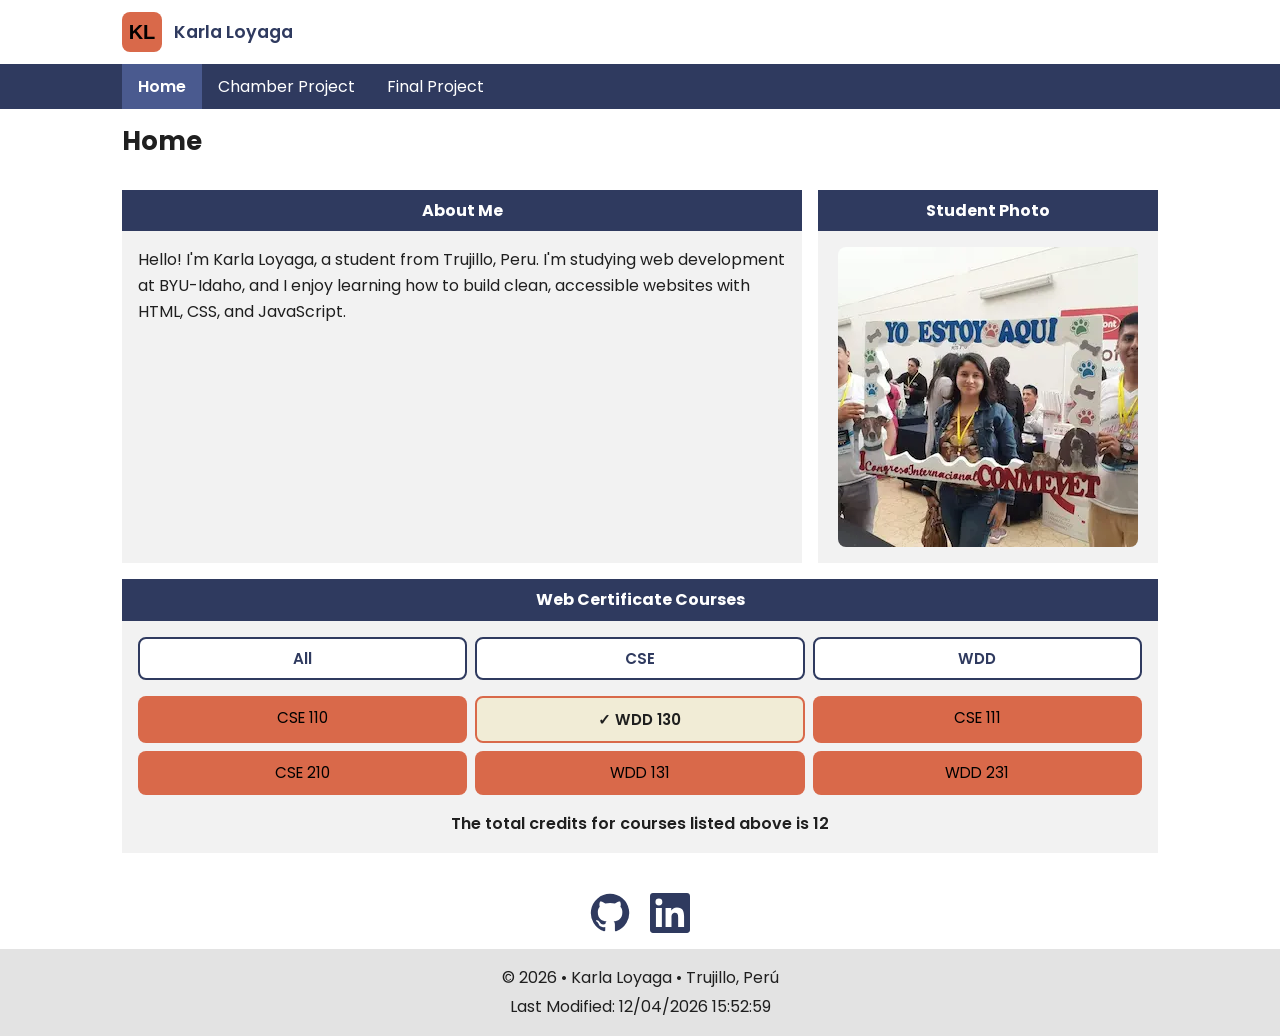
<file: index.html>
<!DOCTYPE html>
<html lang="en">
<head>
    <meta charset="UTF-8">
    <meta name="viewport" content="width=device-width, initial-scale=1.0">
    <title>Karla Loyaga | WDD 231 Home</title>
    <meta name="description" content="Course home page of Karla Loyaga for WDD 231 Web Frontend Development I.">
    <meta name="author" content="Karla Loyaga">
    <link rel="icon" href="images/logo.svg" type="image/svg+xml">
    <link rel="preconnect" href="https://fonts.googleapis.com">
    <link rel="preconnect" href="https://fonts.gstatic.com" crossorigin>
    <link href="https://fonts.googleapis.com/css2?family=Poppins:wght@400;600&display=swap" rel="stylesheet">
    <link rel="stylesheet" href="styles/small.css">
    <link rel="stylesheet" href="styles/larger.css">
    <script src="scripts/navigation.js" defer></script>
    <script src="scripts/date.js" defer></script>
    <script src="scripts/course.js" defer></script>
</head>
<body>
    <header>
        <div class="brand">
            <img src="images/logo.svg" alt="Site logo" width="40" height="40">
            <span class="site-name">Karla Loyaga</span>
            <button id="menu-button" type="button" aria-label="Toggle navigation menu" aria-expanded="false" aria-controls="main-nav">&#9776;</button>
        </div>
        <nav id="main-nav" aria-label="Main">
            <ul>
                <li><a href="./" aria-current="page">Home</a></li>
                <li><a href="chamber/">Chamber Project</a></li>
                <li><a href="#">Final Project</a></li>
            </ul>
        </nav>
    </header>

    <main>
        <h1>Home</h1>

        <section class="about">
            <h2>About Me</h2>
        <p>Hello! I'm Karla Loyaga, a student from Trujillo, Peru. I'm studying web development at BYU-Idaho, and I enjoy learning how to build clean, accessible websites with HTML, CSS, and JavaScript.</p>
        </section>

        <section class="photo">
            <h2>Student Photo</h2>
            <div class="photo-box">
                <img src="images/profile.webp" alt="Portrait of Karla Loyaga" width="300" height="300">
            </div>
        </section>

        <section class="certificate">
            <h2>Web Certificate Courses</h2>
            <div class="certificate-body">
                <div class="filters">
                    <button type="button" id="all-btn">All</button>
                    <button type="button" id="cse-btn">CSE</button>
                    <button type="button" id="wdd-btn">WDD</button>
                </div>
                <div id="course-list" class="course-list"></div>
                <p id="credits">The total credits for courses listed above is 0</p>
            </div>
        </section>
    </main>

    <footer>
        <div class="social">
            <a href="https://github.com/kbea1" aria-label="GitHub"><img src="images/github.svg" alt="" width="40" height="40"></a>
            <a href="https://www.linkedin.com/" aria-label="LinkedIn"><img src="images/linkedin.svg" alt="" width="40" height="40"></a>
        </div>
        <div class="footer-info">
            <p>&copy; <span id="currentyear"></span> &bull; Karla Loyaga &bull; Trujillo, Perú</p>
            <p id="lastModified"></p>
        </div>
    </footer>
</body>
</html>
</file>
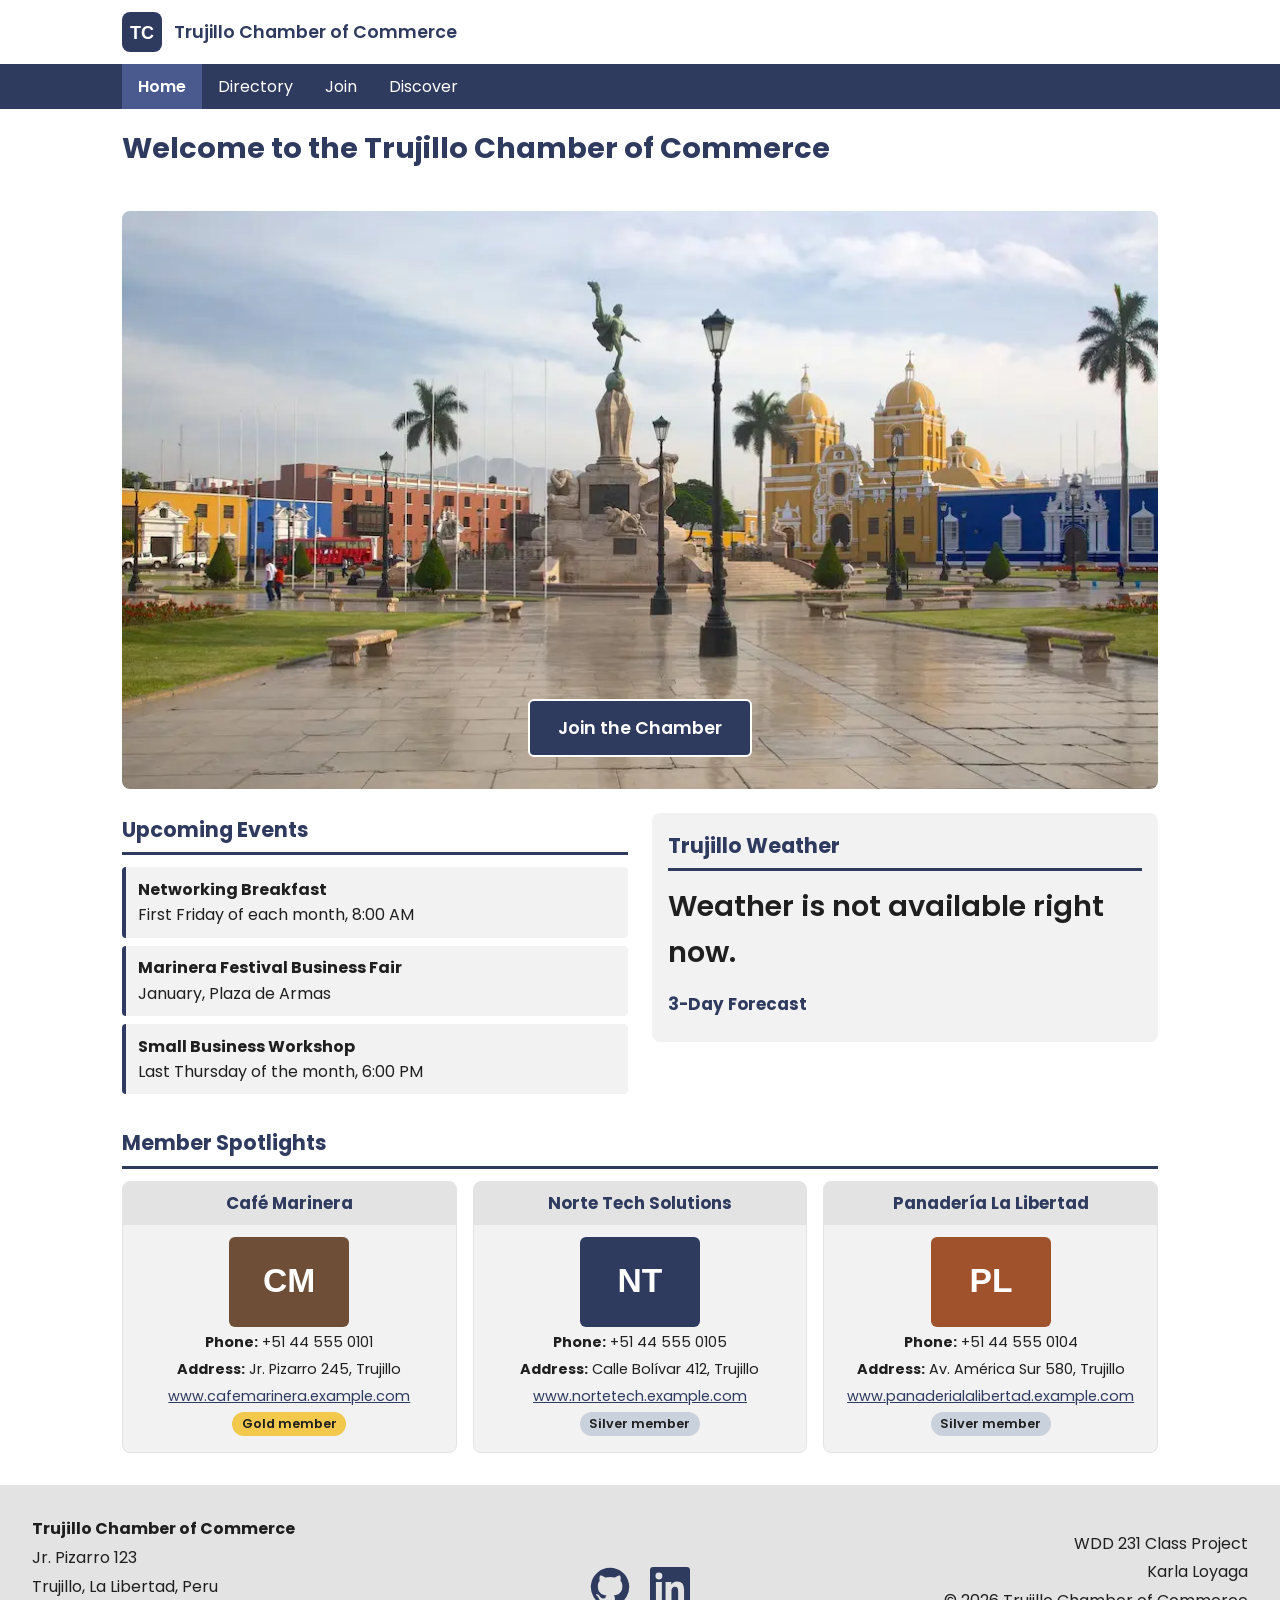
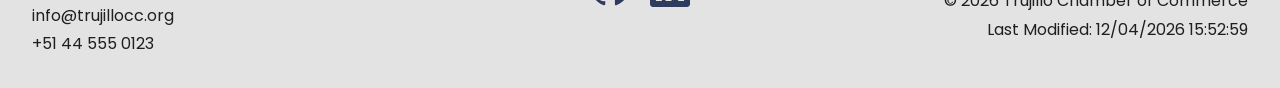
<file: chamber/index.html>
<!DOCTYPE html>
<html lang="en">
<head>
    <meta charset="UTF-8">
    <meta name="viewport" content="width=device-width, initial-scale=1.0">
    <title>Home | Trujillo Chamber of Commerce</title>
    <meta name="description" content="Welcome to the Trujillo Chamber of Commerce. Discover local businesses, upcoming events, and how to join our community in La Libertad, Peru.">
    <meta name="author" content="Karla Loyaga">
    <link rel="icon" href="images/favicon.svg" type="image/svg+xml">

    <meta property="og:type" content="website">
    <meta property="og:title" content="Trujillo Chamber of Commerce | Local Business Hub">
    <meta property="og:description" content="Discover local businesses, upcoming events, and how to join the Trujillo Chamber of Commerce.">
    <meta property="og:image" content="https://kbea1.github.io/wdd231/chamber/images/hero.webp">
    <meta property="og:url" content="https://kbea1.github.io/wdd231/chamber/">

    <link rel="preconnect" href="https://fonts.googleapis.com">
    <link rel="preconnect" href="https://fonts.gstatic.com" crossorigin>
    <link href="https://fonts.googleapis.com/css2?family=Poppins:wght@400;600&display=swap" rel="stylesheet">
    <link rel="stylesheet" href="styles/normalize.css">
    <link rel="stylesheet" href="styles/small.css">
    <link rel="stylesheet" href="styles/larger.css">
    <script src="scripts/navigation.js" defer></script>
    <script src="scripts/weather.js" defer></script>
    <script src="scripts/spotlights.js" defer></script>
    <script src="scripts/date.js" defer></script>
</head>
<body>
    <header>
        <div class="brand">
            <img src="images/favicon.svg" alt="Trujillo Chamber of Commerce logo" width="40" height="40">
            <span class="site-name">Trujillo Chamber of Commerce</span>
            <button id="menu-button" type="button" aria-label="Toggle navigation menu" aria-expanded="false" aria-controls="main-nav">&#9776;</button>
        </div>
        <nav id="main-nav" aria-label="Main">
            <ul>
                <li><a href="./" aria-current="page">Home</a></li>
                <li><a href="directory.html">Directory</a></li>
                <li><a href="join.html">Join</a></li>
                <li><a href="discover.html">Discover</a></li>
            </ul>
        </nav>
    </header>

    <main class="home">
        <h1>Welcome to the Trujillo Chamber of Commerce</h1>

        <section class="hero">
            <img src="images/hero.webp" alt="Colorful colonial buildings around the Plaza de Armas in Trujillo, Peru" width="1040" height="580">
            <a class="cta" href="join.html">Join the Chamber</a>
        </section>

        <section class="events">
            <h2>Upcoming Events</h2>
            <ul>
                <li><strong>Networking Breakfast</strong><br>First Friday of each month, 8:00 AM</li>
                <li><strong>Marinera Festival Business Fair</strong><br>January, Plaza de Armas</li>
                <li><strong>Small Business Workshop</strong><br>Last Thursday of the month, 6:00 PM</li>
            </ul>
        </section>

        <section class="weather">
            <h2>Trujillo Weather</h2>
            <p id="current-temp">Loading weather...</p>
            <p id="weather-desc"></p>
            <h3>3-Day Forecast</h3>
            <ul id="forecast"></ul>
        </section>

        <section class="spotlights">
            <h2>Member Spotlights</h2>
            <div id="spotlights"></div>
        </section>
    </main>

    <footer>
        <div class="footer-contact">
            <p><strong>Trujillo Chamber of Commerce</strong></p>
            <p>Jr. Pizarro 123</p>
            <p>Trujillo, La Libertad, Peru</p>
            <p>info@trujillocc.org</p>
            <p>+51 44 555 0123</p>
        </div>
        <div class="social">
            <a href="https://github.com/kbea1" aria-label="GitHub"><img src="images/github.svg" alt="" width="40" height="40"></a>
            <a href="https://www.linkedin.com/" aria-label="LinkedIn"><img src="images/linkedin.svg" alt="" width="40" height="40"></a>
        </div>
        <div class="footer-info">
            <p>WDD 231 Class Project</p>
            <p>Karla Loyaga</p>
            <p>&copy; <span id="currentyear"></span> Trujillo Chamber of Commerce</p>
            <p id="lastModified"></p>
        </div>
    </footer>
</body>
</html>
</file>
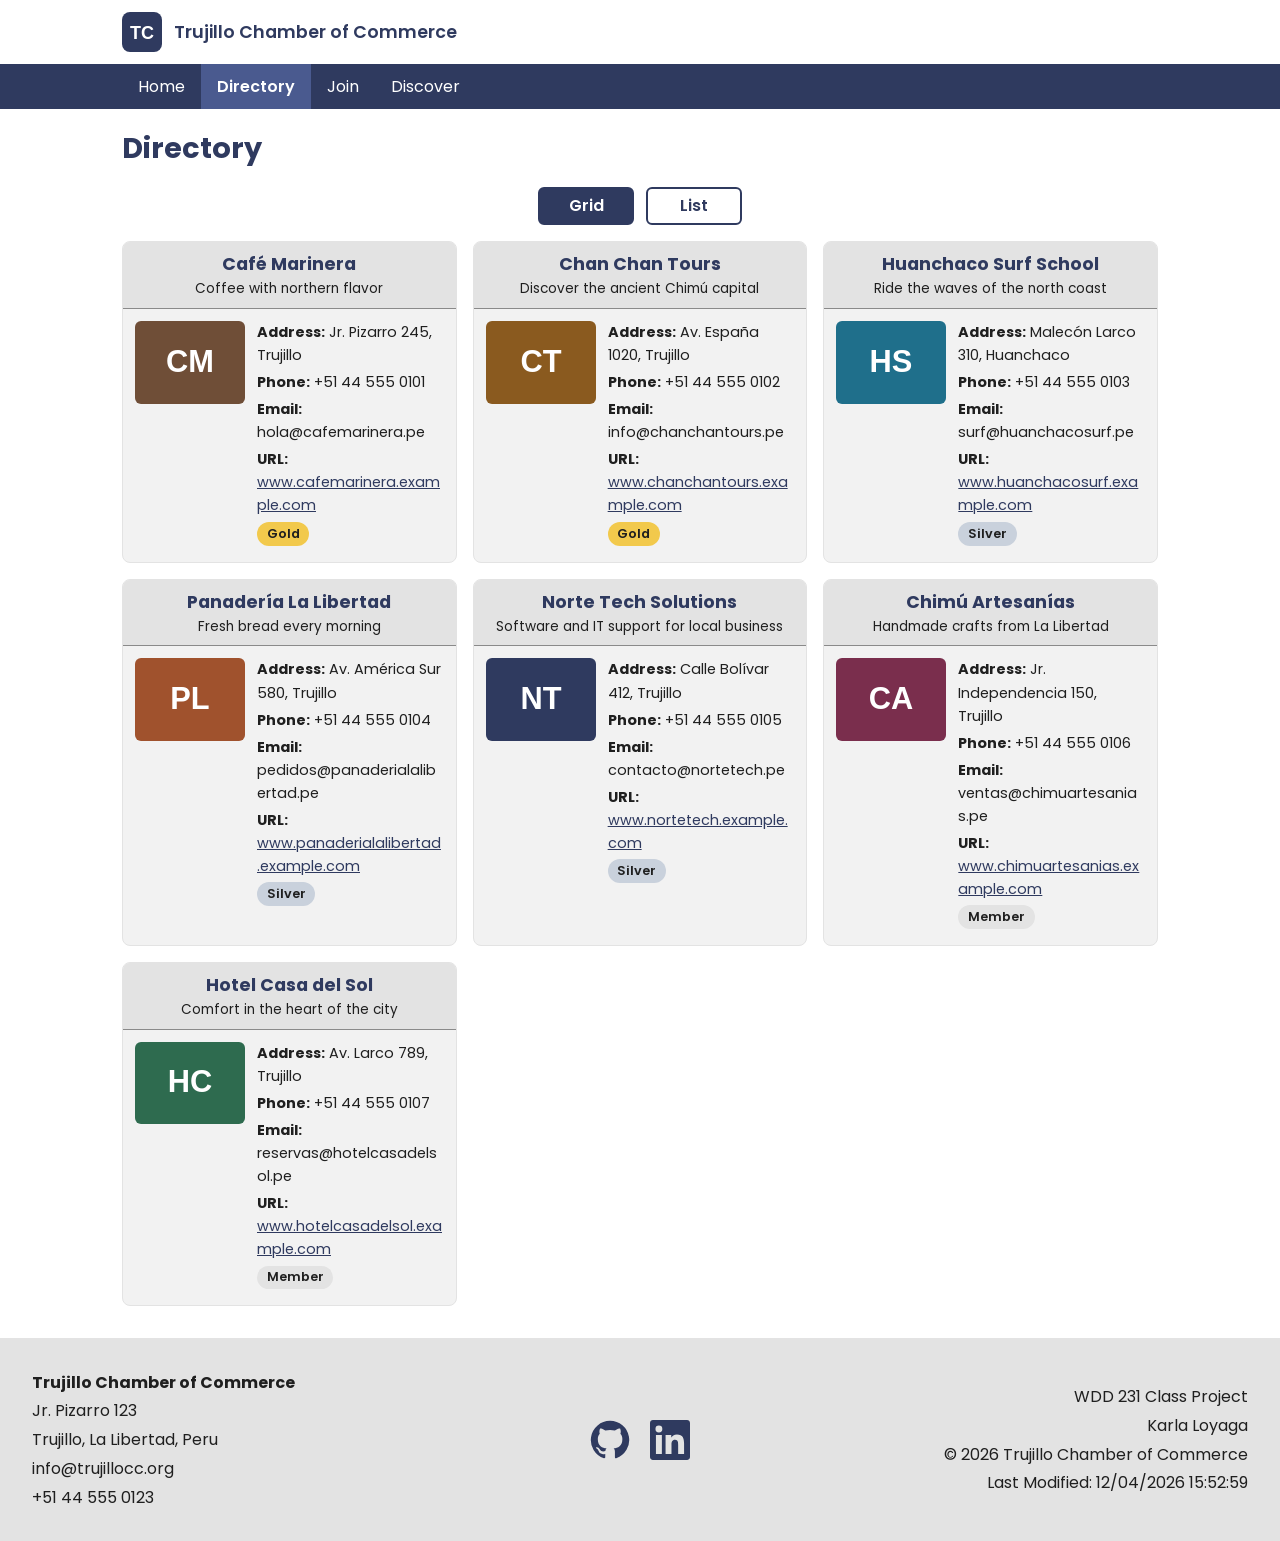
<file: chamber/directory.html>
<!DOCTYPE html>
<html lang="en">
<head>
    <meta charset="UTF-8">
    <meta name="viewport" content="width=device-width, initial-scale=1.0">
    <title>Directory | Trujillo Chamber of Commerce</title>
    <meta name="description" content="Browse the businesses and organizations that belong to the Trujillo Chamber of Commerce in La Libertad, Peru.">
    <meta name="author" content="Karla Loyaga">
    <link rel="icon" href="images/favicon.svg" type="image/svg+xml">

    <meta property="og:type" content="website">
    <meta property="og:title" content="Trujillo Chamber of Commerce Member Directory">
    <meta property="og:description" content="Browse the businesses and organizations that belong to the Trujillo Chamber of Commerce.">
    <meta property="og:image" content="https://kbea1.github.io/wdd231/chamber/images/hero.webp">
    <meta property="og:url" content="https://kbea1.github.io/wdd231/chamber/directory.html">

    <link rel="preconnect" href="https://fonts.googleapis.com">
    <link rel="preconnect" href="https://fonts.gstatic.com" crossorigin>
    <link href="https://fonts.googleapis.com/css2?family=Poppins:wght@400;600&display=swap" rel="stylesheet">
    <link rel="stylesheet" href="styles/normalize.css">
    <link rel="stylesheet" href="styles/small.css">
    <link rel="stylesheet" href="styles/larger.css">
    <script src="scripts/navigation.js" defer></script>
    <script src="scripts/directory.js" defer></script>
    <script src="scripts/date.js" defer></script>
</head>
<body>
    <header>
        <div class="brand">
            <img src="images/favicon.svg" alt="Trujillo Chamber of Commerce logo" width="40" height="40">
            <span class="site-name">Trujillo Chamber of Commerce</span>
            <button id="menu-button" type="button" aria-label="Toggle navigation menu" aria-expanded="false" aria-controls="main-nav">&#9776;</button>
        </div>
        <nav id="main-nav" aria-label="Main">
            <ul>
                <li><a href="./">Home</a></li>
                <li><a href="directory.html" aria-current="page">Directory</a></li>
                <li><a href="join.html">Join</a></li>
                <li><a href="discover.html">Discover</a></li>
            </ul>
        </nav>
    </header>

    <main>
        <h1>Directory</h1>

        <div class="view-buttons">
            <button type="button" id="grid-btn" aria-pressed="true">Grid</button>
            <button type="button" id="list-btn" aria-pressed="false">List</button>
        </div>

        <section id="members" class="grid" aria-live="polite"></section>
    </main>

    <footer>
        <div class="footer-contact">
            <p><strong>Trujillo Chamber of Commerce</strong></p>
            <p>Jr. Pizarro 123</p>
            <p>Trujillo, La Libertad, Peru</p>
            <p>info@trujillocc.org</p>
            <p>+51 44 555 0123</p>
        </div>
        <div class="social">
            <a href="https://github.com/kbea1" aria-label="GitHub"><img src="images/github.svg" alt="" width="40" height="40"></a>
            <a href="https://www.linkedin.com/" aria-label="LinkedIn"><img src="images/linkedin.svg" alt="" width="40" height="40"></a>
        </div>
        <div class="footer-info">
            <p>WDD 231 Class Project</p>
            <p>Karla Loyaga</p>
            <p>&copy; <span id="currentyear"></span> Trujillo Chamber of Commerce</p>
            <p id="lastModified"></p>
        </div>
    </footer>
</body>
</html>
</file>
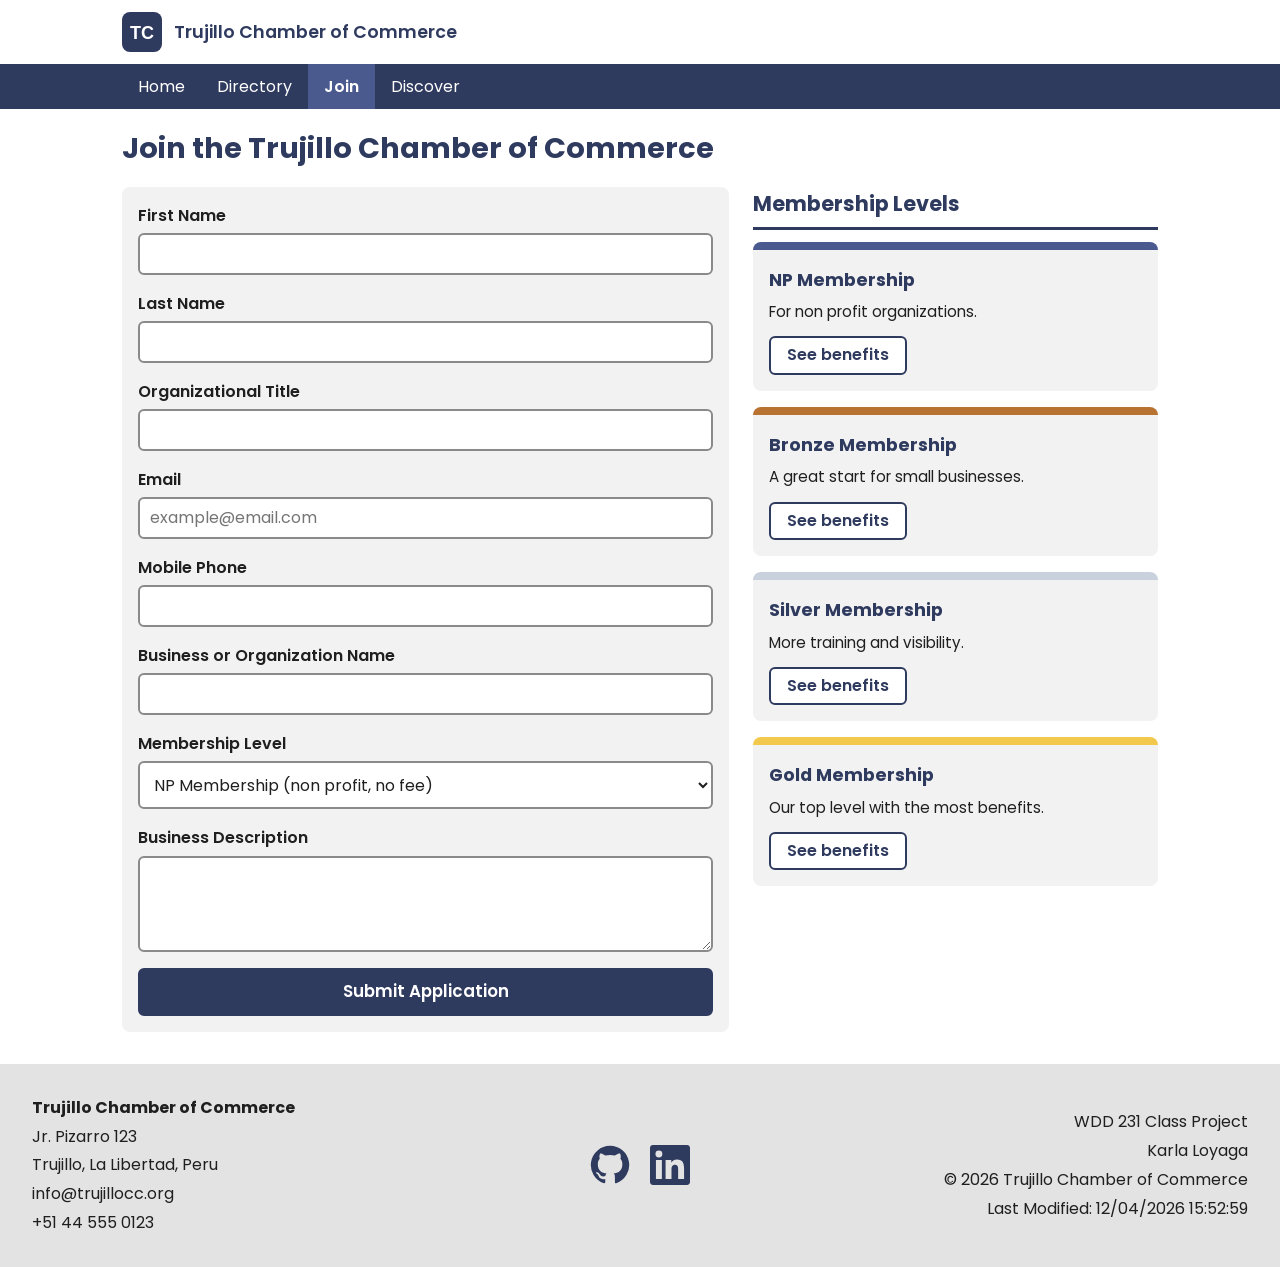
<file: chamber/join.html>
<!DOCTYPE html>
<html lang="en">
<head>
    <meta charset="UTF-8">
    <meta name="viewport" content="width=device-width, initial-scale=1.0">
    <title>Join | Trujillo Chamber of Commerce</title>
    <meta name="description" content="Apply for membership in the Trujillo Chamber of Commerce. Choose a membership level and join our business community in La Libertad, Peru.">
    <meta name="author" content="Karla Loyaga">
    <link rel="icon" href="images/favicon.svg" type="image/svg+xml">

    <meta property="og:type" content="website">
    <meta property="og:title" content="Join the Trujillo Chamber of Commerce Today">
    <meta property="og:description" content="Apply for membership in the Trujillo Chamber of Commerce.">
    <meta property="og:image" content="https://kbea1.github.io/wdd231/chamber/images/hero.webp">
    <meta property="og:url" content="https://kbea1.github.io/wdd231/chamber/join.html">

    <link rel="preconnect" href="https://fonts.googleapis.com">
    <link rel="preconnect" href="https://fonts.gstatic.com" crossorigin>
    <link href="https://fonts.googleapis.com/css2?family=Poppins:wght@400;600&display=swap" rel="stylesheet">
    <link rel="stylesheet" href="styles/normalize.css">
    <link rel="stylesheet" href="styles/small.css">
    <link rel="stylesheet" href="styles/larger.css">
    <script src="scripts/navigation.js" defer></script>
    <script src="scripts/join.js" defer></script>
    <script src="scripts/date.js" defer></script>
</head>
<body>
    <header>
        <div class="brand">
            <img src="images/favicon.svg" alt="Trujillo Chamber of Commerce logo" width="40" height="40">
            <span class="site-name">Trujillo Chamber of Commerce</span>
            <button id="menu-button" type="button" aria-label="Toggle navigation menu" aria-expanded="false" aria-controls="main-nav">&#9776;</button>
        </div>
        <nav id="main-nav" aria-label="Main">
            <ul>
                <li><a href="./">Home</a></li>
                <li><a href="directory.html">Directory</a></li>
                <li><a href="join.html" aria-current="page">Join</a></li>
                <li><a href="discover.html">Discover</a></li>
            </ul>
        </nav>
    </header>

    <main class="join">
        <h1>Join the Trujillo Chamber of Commerce</h1>

        <div class="join-layout">
            <div class="application">
                <form action="thankyou.html" method="get" class="join-form">
                    <label>First Name
                        <input type="text" name="first" title="Enter your first name" autocomplete="given-name" required>
                    </label>

                    <label>Last Name
                        <input type="text" name="last" title="Enter your last name" autocomplete="family-name" required>
                    </label>

                    <label>Organizational Title
                        <input type="text" name="title" title="At least 7 characters. Letters, hyphens and spaces only." autocomplete="organization-title" pattern="[A-Za-z \-]{7,}">
                    </label>

                    <label>Email
                        <input type="email" name="email" title="Enter your email address" autocomplete="email" placeholder="example@email.com" required>
                    </label>

                    <label>Mobile Phone
                        <input type="tel" name="phone" title="Enter your mobile phone number" autocomplete="tel" required>
                    </label>

                    <label>Business or Organization Name
                        <input type="text" name="organization" title="Enter the name of your business or organization" autocomplete="organization" required>
                    </label>

                    <label>Membership Level
                        <select name="membership" title="Choose a membership level" autocomplete="off">
                            <option value="np">NP Membership (non profit, no fee)</option>
                            <option value="bronze">Bronze Membership</option>
                            <option value="silver">Silver Membership</option>
                            <option value="gold">Gold Membership</option>
                        </select>
                    </label>

                    <label>Business Description
                        <textarea name="description" title="Briefly describe your business or organization" autocomplete="off" rows="4"></textarea>
                    </label>

                    <input type="hidden" name="timestamp" id="timestamp">

                    <input type="submit" value="Submit Application">
                </form>
            </div>

            <section class="level-cards-wrap" aria-label="Membership levels">
                <h2>Membership Levels</h2>
                <div class="level-cards">
                    <article class="level-card np">
                        <h3>NP Membership</h3>
                        <p>For non profit organizations.</p>
                        <button type="button" class="more-link" data-modal="modal-np">See benefits</button>
                    </article>
                    <article class="level-card bronze">
                        <h3>Bronze Membership</h3>
                        <p>A great start for small businesses.</p>
                        <button type="button" class="more-link" data-modal="modal-bronze">See benefits</button>
                    </article>
                    <article class="level-card silver">
                        <h3>Silver Membership</h3>
                        <p>More training and visibility.</p>
                        <button type="button" class="more-link" data-modal="modal-silver">See benefits</button>
                    </article>
                    <article class="level-card gold">
                        <h3>Gold Membership</h3>
                        <p>Our top level with the most benefits.</p>
                        <button type="button" class="more-link" data-modal="modal-gold">See benefits</button>
                    </article>
                </div>
            </section>
        </div>

        <dialog id="modal-np">
            <h2>NP Membership</h2>
            <p>For non profit organizations. No fee.</p>
            <ul>
                <li>Listing in the member directory</li>
                <li>Invitations to chamber events</li>
                <li>Monthly newsletter</li>
            </ul>
            <button type="button" class="close-modal">Close</button>
        </dialog>

        <dialog id="modal-bronze">
            <h2>Bronze Membership</h2>
            <p>Everything in NP, plus:</p>
            <ul>
                <li>Networking Breakfast access</li>
                <li>Basic business training workshops</li>
                <li>Discount on event tickets</li>
            </ul>
            <button type="button" class="close-modal">Close</button>
        </dialog>

        <dialog id="modal-silver">
            <h2>Silver Membership</h2>
            <p>Everything in Bronze, plus:</p>
            <ul>
                <li>Advanced training sessions</li>
                <li>Larger event discounts</li>
                <li>Advertising on the chamber website</li>
            </ul>
            <button type="button" class="close-modal">Close</button>
        </dialog>

        <dialog id="modal-gold">
            <h2>Gold Membership</h2>
            <p>Everything in Silver, plus:</p>
            <ul>
                <li>Spotlight position on the home page</li>
                <li>Free admission to chamber events</li>
                <li>Priority booth at the Marinera Festival Business Fair</li>
            </ul>
            <button type="button" class="close-modal">Close</button>
        </dialog>
    </main>

    <footer>
        <div class="footer-contact">
            <p><strong>Trujillo Chamber of Commerce</strong></p>
            <p>Jr. Pizarro 123</p>
            <p>Trujillo, La Libertad, Peru</p>
            <p>info@trujillocc.org</p>
            <p>+51 44 555 0123</p>
        </div>
        <div class="social">
            <a href="https://github.com/kbea1" aria-label="GitHub"><img src="images/github.svg" alt="" width="40" height="40"></a>
                        <a href="https://www.linkedin.com/" aria-label="LinkedIn"><img src="images/linkedin.svg" alt="" width="40" height="40"></a>
        </div>
        <div class="footer-info">
            <p>WDD 231 Class Project</p>
            <p>Karla Loyaga</p>
            <p>&copy; <span id="currentyear"></span> Trujillo Chamber of Commerce</p>
            <p id="lastModified"></p>
        </div>
    </footer>
</body>
</html>
</file>
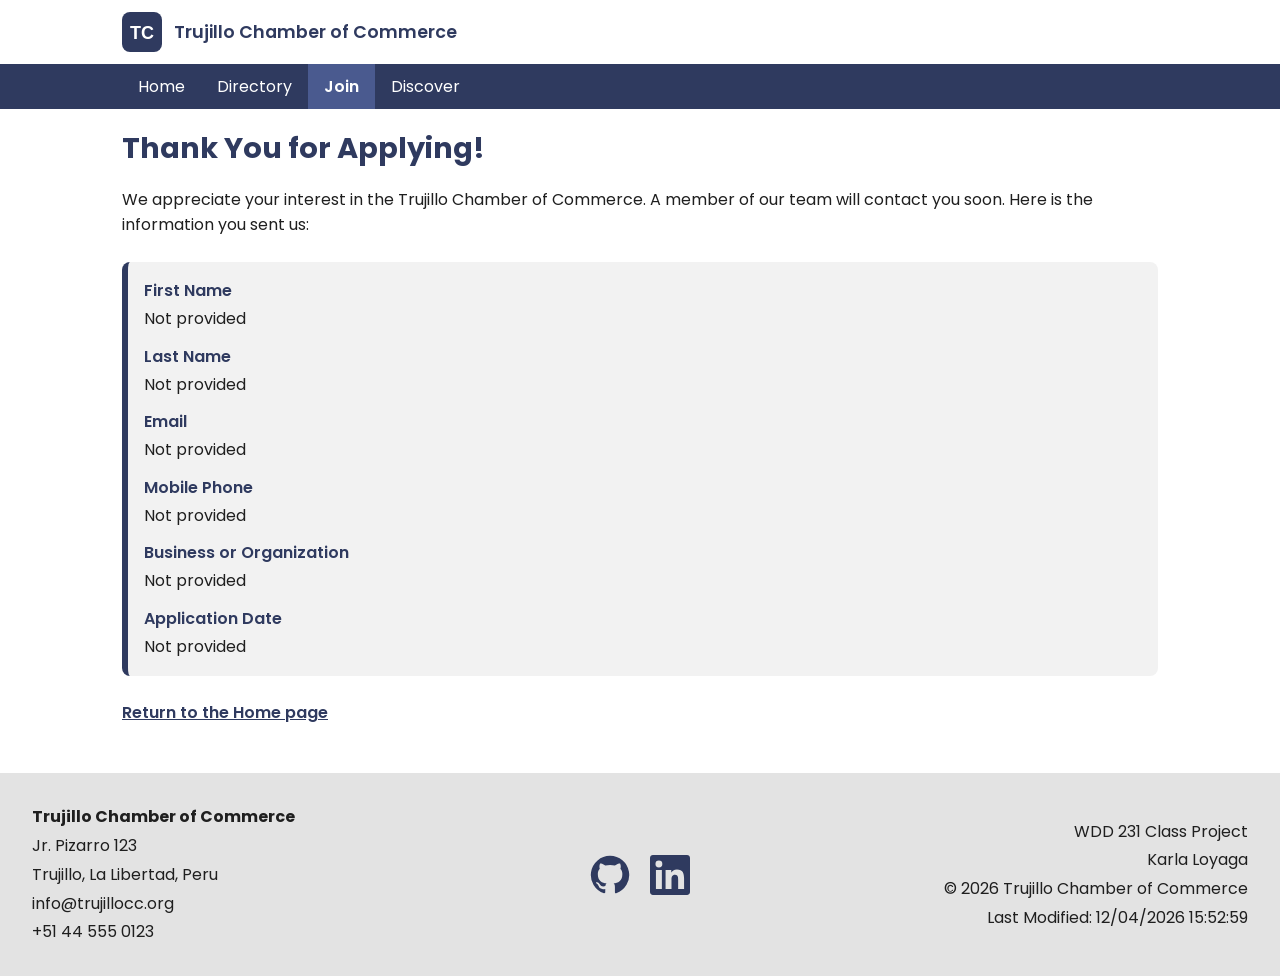
<file: chamber/thankyou.html>
<!DOCTYPE html>
<html lang="en">
<head>
    <meta charset="UTF-8">
    <meta name="viewport" content="width=device-width, initial-scale=1.0">
    <title>Thank You | Trujillo Chamber of Commerce</title>
    <meta name="description" content="Thank you for applying to join the Trujillo Chamber of Commerce. We will contact you soon about your membership application.">
    <meta name="author" content="Karla Loyaga">
    <link rel="icon" href="images/favicon.svg" type="image/svg+xml">

    <meta property="og:type" content="website">
    <meta property="og:title" content="Thank You | Trujillo Chamber of Commerce">
    <meta property="og:description" content="Thank you for applying to join the Trujillo Chamber of Commerce.">
    <meta property="og:image" content="https://kbea1.github.io/wdd231/chamber/images/hero.webp">
    <meta property="og:url" content="https://kbea1.github.io/wdd231/chamber/thankyou.html">

    <link rel="preconnect" href="https://fonts.googleapis.com">
    <link rel="preconnect" href="https://fonts.gstatic.com" crossorigin>
    <link href="https://fonts.googleapis.com/css2?family=Poppins:wght@400;600&display=swap" rel="stylesheet">
    <link rel="stylesheet" href="styles/normalize.css">
    <link rel="stylesheet" href="styles/small.css">
    <link rel="stylesheet" href="styles/larger.css">
    <script src="scripts/navigation.js" defer></script>
    <script src="scripts/thankyou.js" defer></script>
    <script src="scripts/date.js" defer></script>
</head>
<body>
    <header>
        <div class="brand">
            <img src="images/favicon.svg" alt="Trujillo Chamber of Commerce logo" width="40" height="40">
            <span class="site-name">Trujillo Chamber of Commerce</span>
            <button id="menu-button" type="button" aria-label="Toggle navigation menu" aria-expanded="false" aria-controls="main-nav">&#9776;</button>
        </div>
        <nav id="main-nav" aria-label="Main">
            <ul>
                <li><a href="./">Home</a></li>
                <li><a href="directory.html">Directory</a></li>
                <li><a href="join.html" aria-current="page">Join</a></li>
                <li><a href="discover.html">Discover</a></li>
            </ul>
        </nav>
    </header>

    <main class="thanks">
        <h1>Thank You for Applying!</h1>
        <p>We appreciate your interest in the Trujillo Chamber of Commerce. A member of our team will contact you soon. Here is the information you sent us:</p>

        <dl class="summary">
            <dt>First Name</dt>
            <dd id="first"></dd>
            <dt>Last Name</dt>
            <dd id="last"></dd>
            <dt>Email</dt>
            <dd id="email"></dd>
            <dt>Mobile Phone</dt>
            <dd id="phone"></dd>
            <dt>Business or Organization</dt>
            <dd id="organization"></dd>
            <dt>Application Date</dt>
            <dd id="timestamp"></dd>
        </dl>

        <p><a class="back-link" href="./">Return to the Home page</a></p>
    </main>

    <footer>
        <div class="footer-contact">
            <p><strong>Trujillo Chamber of Commerce</strong></p>
            <p>Jr. Pizarro 123</p>
            <p>Trujillo, La Libertad, Peru</p>
            <p>info@trujillocc.org</p>
            <p>+51 44 555 0123</p>
        </div>
        <div class="social">
            <a href="https://github.com/kbea1" aria-label="GitHub"><img src="images/github.svg" alt="" width="40" height="40"></a>
            <a href="https://www.linkedin.com/" aria-label="LinkedIn"><img src="images/linkedin.svg" alt="" width="40" height="40"></a>
        </div>
        <div class="footer-info">
            <p>WDD 231 Class Project</p>
            <p>Karla Loyaga</p>
            <p>&copy; <span id="currentyear"></span> Trujillo Chamber of Commerce</p>
            <p id="lastModified"></p>
        </div>
    </footer>
</body>
</html>
</file>
<file: styles/small.css>
:root {
    --primary: #2f3a5f;
    --primary-light: #4a5a8f;
    --secondary: #d9694a;
    --accent: #f1ecd6;
    --text: #1f1f1f;
    --bg: #ffffff;
    --white: #ffffff;
    --gray: #e3e3e3;
    --panel: #f2f2f2;
}

* { box-sizing: border-box; }

body {
    margin: 0;
    font-family: "Poppins", sans-serif;
    color: var(--text);
    background-color: var(--bg);
    line-height: 1.6;
}

img { max-width: 100%; height: auto; display: block; }

/* ---------- Header y navegación ---------- */
.brand {
    display: flex;
    align-items: center;
    gap: 0.75rem;
    padding: 0.75rem 1rem;
}

.site-name {
    font-weight: 600;
    font-size: 1.1rem;
    color: var(--primary);
    margin-right: auto;
}

#menu-button {
    background: none;
    border: 2px solid var(--primary);
    color: var(--primary);
    font-size: 1.5rem;
    line-height: 1;
    padding: 0.25rem 0.6rem;
    border-radius: 4px;
    cursor: pointer;
}

nav {
    display: none;
    background-color: var(--primary);
}

nav.open { display: block; }
nav ul { list-style: none; margin: 0; padding: 0; }

nav a {
    display: block;
    padding: 0.75rem 1rem;
    color: var(--white);
    text-decoration: none;
    border-bottom: 1px solid var(--primary-light);
}

nav a:hover { background-color: var(--primary-light); }

nav a[aria-current="page"] {
    font-weight: 600;
    background-color: var(--primary-light);
}

/* ---------- Contenido principal ---------- */
main { padding: 0 1rem 1rem; }

h1 {
    color: var(--text);
    font-size: 1.6rem;
    margin: 0.75rem 0;
}

section {
    margin-bottom: 1rem;
    background-color: var(--panel);
}

h2 {
    margin: 0;
    padding: 0.5rem;
    background-color: var(--primary);
    color: var(--white);
    font-size: 1rem;
    text-align: center;
}

.about p { margin: 0; padding: 1rem; }

.photo-box { padding: 1rem; }

.photo-box img {
    width: 100%;
    max-width: 300px;
    margin: 0 auto;
    border-radius: 8px;
}

/* ---------- Certificado ---------- */
.certificate-body { padding: 1rem; }

.filters {
    display: flex;
    flex-wrap: wrap;
    gap: 0.5rem;
    justify-content: center;
    margin-bottom: 1rem;
}

.filters button {
    flex: 1;
    min-width: 5rem;
    font-family: inherit;
    font-size: 0.95rem;
    font-weight: 600;
    padding: 0.5rem 0.9rem;
    border: 2px solid var(--primary);
    border-radius: 8px;
    background-color: var(--white);
    color: var(--primary);
    cursor: pointer;
}

.filters button:hover,
.filters button:focus-visible {
    background-color: var(--primary);
    color: var(--white);
}

.course-list {
    display: grid;
    grid-template-columns: 1fr;
    gap: 0.5rem;
}

.course {
    padding: 0.6rem 0.4rem;
    text-align: center;
    border-radius: 8px;
    font-size: 0.95rem;
    background-color: var(--secondary);
    color: #000000;
}

.course.completed {
    background-color: var(--accent);
    color: var(--text);
    border: 2px solid var(--secondary);
    font-weight: 600;
}

#credits {
    text-align: center;
    font-weight: 600;
    margin: 1rem 0 0;
}

/* ---------- Footer ---------- */
footer { background-color: var(--white); }

.social {
    display: flex;
    justify-content: center;
    gap: 1.25rem;
    padding: 1rem;
}

.footer-info {
    background-color: var(--gray);
    color: var(--text);
    text-align: center;
    padding: 0.75rem 1rem;
}

.footer-info p { margin: 0.25rem 0; }
</file>
<file: styles/larger.css>
@media (min-width: 700px) {
    .brand { padding: 0.75rem 2rem; max-width: 1100px; margin: 0 auto; }

    #menu-button { display: none; }

    nav { display: block; }

    nav ul {
        display: flex;
        max-width: 1100px;
        margin: 0 auto;
        padding: 0 2rem;
    }

    nav a {
        padding: 0.6rem 1rem;
        border-bottom: none;
    }

    main {
        max-width: 1100px;
        margin: 0 auto;
        padding: 0 2rem 1.5rem;
        display: grid;
        grid-template-columns: 2fr 1fr;
        gap: 1rem;
    }

    main h1 { grid-column: 1 / -1; }

    main section { margin-bottom: 0; }

    .about { grid-column: 1; grid-row: 2; }
    .photo { grid-column: 2; grid-row: 2; }
    .certificate { grid-column: 1 / -1; grid-row: 3; }

    .course-list { grid-template-columns: repeat(3, 1fr); }
}
</file>
<file: chamber/styles/small.css>
:root {
    --primary: #2f3a5f;
    --primary-light: #4a5a8f;
    --text: #1f1f1f;
    --white: #ffffff;
    --gray: #e3e3e3;
    --panel: #f2f2f2;
    --border: #8a8a8a;
    --gold: #f2c94c;
    --silver: #c9d1dc;
    --bronze: #b87333;
}

* { box-sizing: border-box; }

body {
    font-family: "Poppins", sans-serif;
    color: var(--text);
    background-color: var(--white);
    line-height: 1.6;
}

img { max-width: 100%; height: auto; display: block; }

/* ---------- Header y navegación ---------- */
.brand {
    display: flex;
    align-items: center;
    gap: 0.75rem;
    padding: 0.75rem 1rem;
}

.site-name {
    font-weight: 600;
    font-size: 1.1rem;
    color: var(--primary);
    margin-right: auto;
}

#menu-button {
    background: none;
    border: 2px solid var(--primary);
    color: var(--primary);
    font-size: 1.5rem;
    line-height: 1;
    padding: 0.25rem 0.6rem;
    border-radius: 4px;
    cursor: pointer;
}

nav {
    display: none;
    background-color: var(--primary);
}

nav.open { display: block; }
nav ul { list-style: none; margin: 0; padding: 0; }

nav a {
    display: block;
    padding: 0.75rem 1rem;
    color: var(--white);
    text-decoration: none;
    border-bottom: 1px solid var(--primary-light);
}

nav a:hover { background-color: var(--primary-light); }

nav a[aria-current="page"] {
    font-weight: 600;
    background-color: var(--primary-light);
}

/* ---------- Contenido principal ---------- */
main { padding: 0 1rem 1.5rem; }

h1 {
    color: var(--primary);
    font-size: 1.8rem;
    margin: 1rem 0;
}

.home h2,
.join h2 {
    margin: 0 0 0.75rem;
    padding-bottom: 0.4rem;
    border-bottom: 3px solid var(--primary);
    color: var(--primary);
    font-size: 1.3rem;
}

/* ---------- Botones (estilo compartido) ---------- */
.view-buttons button,
.more-link,
.close-modal,
.application input[type="submit"] {
    padding: 0.5rem 1rem;
    border: 2px solid var(--primary);
    border-radius: 6px;
    background-color: var(--white);
    color: var(--primary);
    font-weight: 600;
    cursor: pointer;
}

.view-buttons button[aria-pressed="true"],
.close-modal,
.application input[type="submit"] {
    background-color: var(--primary);
    color: var(--white);
}

.view-buttons button:hover,
.view-buttons button:focus-visible,
.more-link:hover,
.more-link:focus-visible,
.close-modal:hover,
.close-modal:focus-visible,
.application input[type="submit"]:hover,
.application input[type="submit"]:focus-visible {
    background-color: var(--primary-light);
    color: var(--white);
}

.application input[type="submit"] {
    padding: 0.75rem 1rem;
    font-size: 1.05rem;
}

/* ---------- Cajas (estilo compartido) ---------- */
.card,
.spotlight,
.weather,
.level-card,
.summary,
.application form {
    background-color: var(--panel);
    border-radius: 8px;
}

.card,
.spotlight {
    overflow: hidden;
    border: 1px solid var(--gray);
}

.weather,
.level-card,
.summary,
.application form { padding: 1rem; }

/* ---------- Cuadrículas (estilo compartido) ---------- */
#members,
#spotlights,
.level-cards,
.join-layout,
.application form {
    display: grid;
    grid-template-columns: 1fr;
    gap: 1rem;
}

.join-layout { gap: 1.5rem; }

/* ---------- Directory ---------- */
.view-buttons {
    display: flex;
    justify-content: center;
    gap: 0.75rem;
    margin-bottom: 1rem;
}

.view-buttons button { min-width: 6rem; }

.card-header {
    background-color: var(--gray);
    text-align: center;
    padding: 0.5rem;
    border-bottom: 1px solid var(--border);
}

.card-header h2 {
    margin: 0;
    font-size: 1.1rem;
    color: var(--primary);
}

.card-header p {
    margin: 0;
    font-size: 0.85rem;
}

.card-body {
    display: flex;
    gap: 0.75rem;
    padding: 0.75rem;
}

.card-body img {
    width: 110px;
    flex-shrink: 0;
    align-self: flex-start;
    border-radius: 6px;
}

.card-details p {
    margin: 0 0 0.25rem;
    font-size: 0.9rem;
    overflow-wrap: anywhere;
}

.card-details a,
.spotlight a,
.back-link { color: var(--primary); }

.badge {
    display: inline-block;
    padding: 0.1rem 0.6rem;
    border-radius: 999px;
    font-size: 0.8rem;
    font-weight: 600;
    background-color: var(--gray);
}

.badge.silver { background-color: var(--silver); }
.badge.gold { background-color: var(--gold); }

/* Vista de lista: sin imágenes */
#members.list { gap: 0.5rem; }
#members.list .card-body img { display: none; }

/* ---------- Home ---------- */
.home section { margin-bottom: 1.5rem; }

.hero { position: relative; }

.hero img {
    width: 100%;
    border-radius: 8px;
}

.cta {
    position: absolute;
    left: 50%;
    bottom: 1rem;
    transform: translateX(-50%);
    padding: 0.6rem 1.25rem;
    background-color: var(--primary);
    color: var(--white);
    border: 2px solid var(--white);
    border-radius: 6px;
    font-weight: 600;
    text-decoration: none;
    white-space: nowrap;
}

.cta:hover,
.cta:focus-visible { background-color: var(--primary-light); }

.events ul,
.weather ul {
    margin: 0;
    padding: 0;
    list-style: none;
}

.events li {
    padding: 0.6rem 0.75rem;
    margin-bottom: 0.5rem;
    background-color: var(--panel);
    border-left: 4px solid var(--primary);
    border-radius: 4px;
}

.weather h3 { margin: 1rem 0 0.5rem; font-size: 1.05rem; color: var(--primary); }
.weather p { margin: 0.2rem 0; }
#current-temp { font-size: 1.8rem; font-weight: 600; }
#weather-desc { text-transform: capitalize; }

.weather li {
    display: flex;
    justify-content: space-between;
    padding: 0.35rem 0;
    border-bottom: 1px solid var(--gray);
}

.spotlight { text-align: center; }

.spotlight h3 {
    margin: 0;
    padding: 0.5rem;
    background-color: var(--gray);
    color: var(--primary);
    font-size: 1.05rem;
}

.spotlight img {
    width: 120px;
    margin: 0.75rem auto 0;
    border-radius: 6px;
}

.spotlight p { margin: 0.25rem 0; padding: 0 0.75rem; font-size: 0.9rem; overflow-wrap: anywhere; }
.spotlight p:last-child { padding-bottom: 0.75rem; }

/* ---------- Join ---------- */
.application label {
    display: grid;
    gap: 0.3rem;
    font-weight: 600;
}

.application input[type="text"],
.application input[type="email"],
.application input[type="tel"],
.application select,
.application textarea {
    width: 100%;
    padding: 0.6rem;
    border: 2px solid var(--border);
    border-radius: 6px;
    background-color: var(--white);
    color: var(--text);
}

.application input:focus,
.application select:focus,
.application textarea:focus {
    outline: 3px solid var(--primary-light);
    outline-offset: 1px;
    border-color: var(--primary);
}

/* Tarjetas de niveles con animación al cargar */
.level-card {
    border-top: 8px solid var(--gray);
    opacity: 0;
    animation: card-in 0.8s ease-out forwards;
}

.level-card:nth-child(1) { animation-delay: 0.1s; }
.level-card:nth-child(2) { animation-delay: 0.3s; }
.level-card:nth-child(3) { animation-delay: 0.5s; }
.level-card:nth-child(4) { animation-delay: 0.7s; }

.level-card.np { border-top-color: var(--primary-light); }
.level-card.bronze { border-top-color: var(--bronze); }
.level-card.silver { border-top-color: var(--silver); }
.level-card.gold { border-top-color: var(--gold); }

.level-card h3 { margin: 0 0 0.4rem; color: var(--primary); font-size: 1.1rem; }
.level-card p { margin: 0 0 0.75rem; font-size: 0.95rem; }

@keyframes card-in {
    from { opacity: 0; transform: translateY(20px); }
    to { opacity: 1; transform: translateY(0); }
}

@media (prefers-reduced-motion: reduce) {
    .level-card { animation: none; opacity: 1; }
}

/* Modales */
dialog {
    width: min(90%, 28rem);
    padding: 1.25rem;
    border: none;
    border-radius: 10px;
    background-color: var(--white);
    color: var(--text);
}

dialog::backdrop { background-color: rgba(0, 0, 0, 0.6); }

dialog ul { padding-left: 1.2rem; }

/* ---------- Thank You ---------- */
.thanks h1 { margin-bottom: 0.5rem; }

.summary {
    margin: 1.5rem 0;
    border-left: 6px solid var(--primary);
}

.summary dt {
    margin-top: 0.75rem;
    font-weight: 600;
    color: var(--primary);
}

.summary dt:first-child { margin-top: 0; }

.summary dd {
    margin: 0.15rem 0 0;
    overflow-wrap: anywhere;
}

.back-link { font-weight: 600; }

/* ---------- Footer ---------- */
footer {
    background-color: var(--gray);
    padding: 1rem;
}

footer p { margin: 0.2rem 0; }

.footer-contact,
.footer-info { text-align: center; padding: 0.5rem 0; }

.social {
    display: flex;
    justify-content: center;
    gap: 1.25rem;
    padding: 0.5rem 0;
}
</file>
<file: chamber/styles/larger.css>
@media (min-width: 700px) {
    .brand {
        max-width: 1100px;
        margin: 0 auto;
        padding: 0.75rem 2rem;
    }

    #menu-button { display: none; }

    nav { display: block; }

    nav ul {
        display: flex;
        max-width: 1100px;
        margin: 0 auto;
        padding: 0 2rem;
    }

    nav a {
        padding: 0.6rem 1rem;
        border-bottom: none;
    }

    main {
        max-width: 1100px;
        margin: 0 auto;
        padding: 0 2rem 2rem;
    }

    #members { grid-template-columns: repeat(3, 1fr); }

    #members.list { grid-template-columns: 1fr; }

    footer {
        display: grid;
        grid-template-columns: 1fr 1fr 1fr;
        align-items: center;
        gap: 1rem;
        padding: 1.25rem 2rem;
    }

    .footer-contact { text-align: left; }
    .footer-info { text-align: right; }
}

@media (min-width: 700px) {
    main.home {
        display: grid;
        grid-template-columns: 1fr 1fr;
        gap: 1.5rem;
        align-items: start;
    }

    main.home h1,
    .hero,
    .spotlights { grid-column: 1 / -1; }

    .home section { margin-bottom: 0; }

    #spotlights { grid-template-columns: repeat(3, 1fr); }

    .cta { bottom: 2rem; padding: 0.8rem 1.75rem; font-size: 1.1rem; }
}

@media (min-width: 700px) {
    .join-layout {
        grid-template-columns: 3fr 2fr;
        align-items: start;
    }
}
</file>
